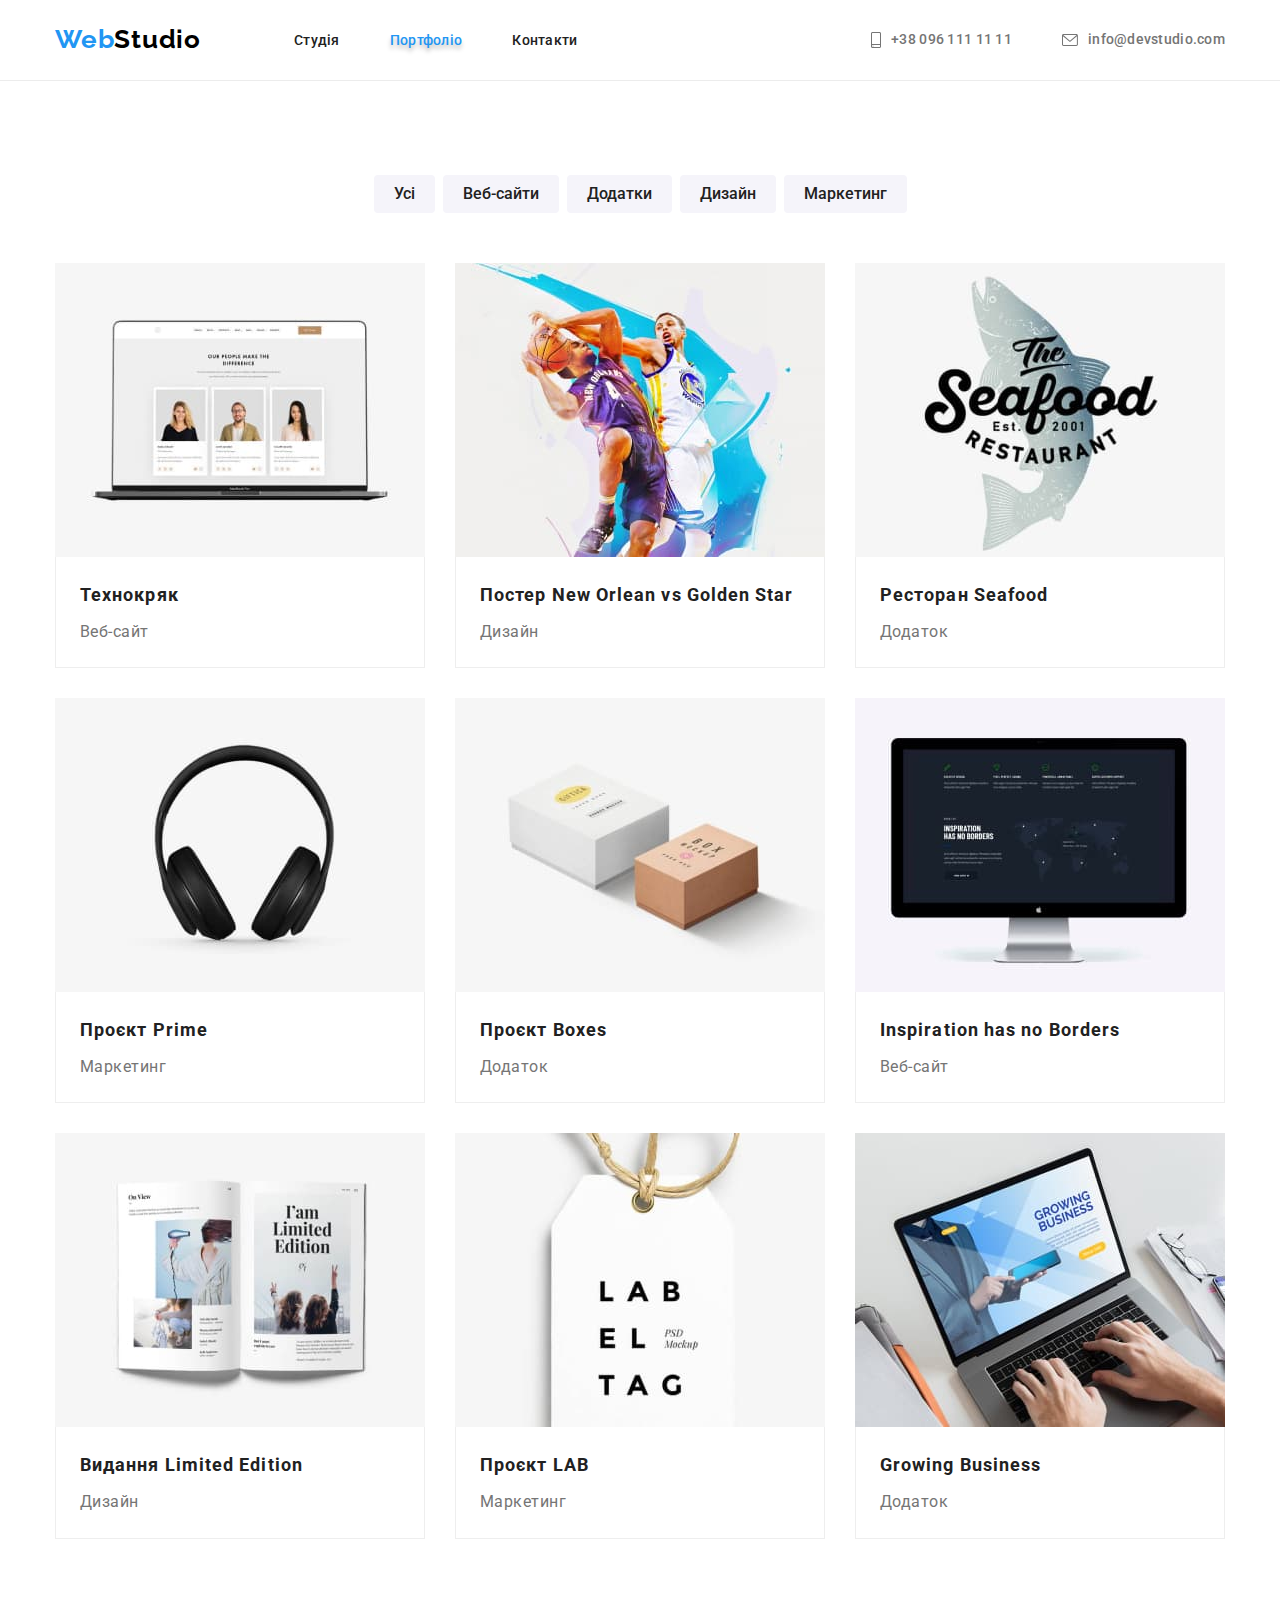
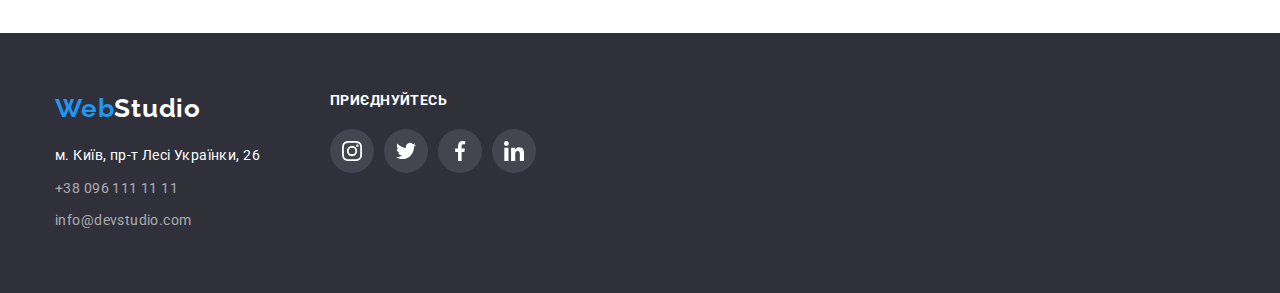
<file: porfolio.html>
<!DOCTYPE html>
<html lang="uk">
  <head>
    <meta charset="UTF-8" />
    <meta http-equiv="X-UA-Compatible" content="IE=edge" />
    <meta name="viewport" content="width=device-width, initial-scale=1.0" />
    <title>Portfolio</title>
    <link rel="preconnect" href="https://fonts.googleapis.com" />
    <link rel="preconnect" href="https://fonts.gstatic.com" crossorigin />
    <link
      href="https://fonts.googleapis.com/css2?family=Raleway:wght@700&family=Roboto:wght@400;500;700;900&display=swap"
      rel="stylesheet"
    />
    <link
      rel="stylesheet"
      href="https://cdnjs.cloudflare.com/ajax/libs/modern-normalize/1.1.0/modern-normalize.min.css"
    />
    <link rel="stylesheet" href="./css/styles.css" />
  </head>

  <body>
    <header class="header">
      <div class="container header-container">
        <nav class="header-nav">
          <a class="header-logo link" href="index.html" lang="en"
            ><span class="logo-aspect">Web</span>Studio</a
          >
          <ul class="header-list">
            <li class="list-item">
              <a class="header-link link secondary" href="index.html">Студія</a>
            </li>
            <li class="list-item">
              <a class="header-link link secondary current text-shadow" href="porfolio.html"
                >Портфоліо</a
              >
            </li>
            <li class="list-item">
              <a class="header-link link secondary" href="index.html">Контакти</a>
            </li>
          </ul>
        </nav>
        <ul class="contact-list">
          <li class="list-item">
            <a class="header-contact link secondary" href="tel:+380961111111">
              <svg class="icon-telefon">
                <use href="./images/icon.svg#icon-tel"></use>
              </svg>
              +38 096 111 11 11</a
            >
          </li>
          <li class="list-item">
            <a class="header-contact link secondary" href="mailto:info@devstudio.com">
              <svg class="icon-mail">
                <use href="./images/icon.svg#icon-mail"></use>
              </svg>
              info@devstudio.com</a
            >
          </li>
        </ul>
      </div>
    </header>
    <main>
      <section class="section portfolio">
        <div class="container">
          <h1 class="visually-hidden">Приклади робіт</h1>
          <ul class="portfolio-filters">
            <li class="list-item">
              <button type="button" class="portfolio-button">Усі</button>
            </li>
            <li class="list-item">
              <button type="button" class="portfolio-button">Веб-сайти</button>
            </li>
            <li class="list-item">
              <button type="button" class="portfolio-button">Додатки</button>
            </li>
            <li class="list-item">
              <button type="button" class="portfolio-button">Дизайн</button>
            </li>
            <li class="list-item">
              <button type="button" class="portfolio-button">Маркетинг</button>
            </li>
          </ul>
          <ul class="flex-container">
            <li class="list-item">
              <a class="link" href="">
                <img src="./images/8.jpg" alt="Веб-сайт" width="370" />
                <div class="flex-item">
                  <h2 class="portfolio-title">Технокряк</h2>
                  <p class="portfolio-text">Веб-сайт</p>
                </div>
              </a>
            </li>
            <li class="list-item">
              <a class="link" href="">
                <img src="./images/9.jpg" alt="проєкт дизайну" width="370" />
                <div class="flex-item">
                  <h2 class="portfolio-title">
                    Постер <span lang="en">New Orlean vs Golden Star</span>
                  </h2>
                  <p class="portfolio-text">Дизайн</p>
                </div>
              </a>
            </li>
            <li class="list-item">
              <a class="link" href="">
                <img src="./images/10.jpg" alt="додаток ресторану" width="370" />
                <div class="flex-item">
                  <h2 class="portfolio-title">Ресторан <span lang="en">Seafood</span></h2>
                  <p class="portfolio-text">Додаток</p>
                </div>
              </a>
            </li>
            <li class="list-item">
              <a class="link" href="">
                <img src="./images/11.jpg" alt="маркетинг проєкт" width="370" />
                <div class="flex-item">
                  <h2 class="portfolio-title">Проєкт <span lang="en">Prime</span></h2>
                  <p class="portfolio-text">Маркетинг</p>
                </div>
              </a>
            </li>
            <li class="list-item">
              <a class="link" href="">
                <img src="./images/12.jpg" alt="додаток Boxes" width="370" />
                <div class="flex-item">
                  <h2 class="portfolio-title">Проєкт <span lang="en">Boxes</span></h2>
                  <p class="portfolio-text">Додаток</p>
                </div>
              </a>
            </li>
            <li class="list-item">
              <a class="link" href="">
                <img src="./images/13.jpg" alt="веб-сайт цікавого проєкту" width="370" />
                <div class="flex-item">
                  <h2 class="portfolio-title" lang="en">Inspiration has no Borders</h2>
                  <p class="portfolio-text">Веб-сайт</p>
                </div>
              </a>
            </li>
            <li class="list-item">
              <a class="link" href="">
                <img src="./images/14.jpg" alt="дизайн літературного видання" width="370" />
                <div class="flex-item">
                  <h2 class="portfolio-title">Видання <span>Limited Edition</span></h2>
                  <p class="portfolio-text">Дизайн</p>
                </div>
              </a>
            </li>
            <li class="list-item">
              <a class="link" href="">
                <img src="./images/15.jpg" alt="другий маркетинг проєкт" width="370" />
                <div class="flex-item">
                  <h2 class="portfolio-title">Проєкт <span lang="en">LAB</span></h2>
                  <p class="portfolio-text">Маркетинг</p>
                </div>
              </a>
            </li>
            <li class="list-item">
              <a class="link" href="">
                <img src="./images/16.jpg" alt="додаток розвитку бізнесу" width="370" />
                <div class="flex-item">
                  <h2 class="portfolio-title" lang="en">Growing Business</h2>
                  <p class="portfolio-text">Додаток</p>
                </div>
              </a>
            </li>
          </ul>
        </div>
      </section>
    </main>
    <footer class="footer">
      <div class="container footer-container">
        <div class="not-flex">
          <a class="footer-logo link" href="index.html" lang="en"
            ><span class="logo-aspect">Web</span>Studio</a
          >
          <address class="adress">
            <ul class="adress-list">
              <li class="list-item">
                <a
                  class="adress-link link secondary"
                  href="https://goo.gl/maps/zyHWD3Ue8EEXUori7"
                  target="_blank"
                  rel="nofollow noreferrer noopener"
                >
                  м. Київ, пр-т Лесі Українки, 26
                </a>
              </li>
              <li class="list-item">
                <a class="link footer-contact secondary" href="tel:+380961111111"
                  >+38 096 111 11 11</a
                >
              </li>
              <li class="list-item">
                <a class="link footer-contact list-item secondary" href="mailto:info@devstudio.com"
                  >info@devstudio.com</a
                >
              </li>
            </ul>
          </address>
        </div>
        <div class="footer-social">
          <h2 class="social-title">приєднуйтесь</h2>
          <ul class="footer-social-links">
            <li class="list-item">
              <a href="" target="_blank" rel="nofollow noreferrer noopener" class="icon-background">
                <span class="visually-hidden">Instagram</span>
                <svg class="icon">
                  <use href="./images/icon.svg#icon-instagram2"></use>
                </svg>
              </a>
            </li>
            <li class="list-item">
              <a href="" target="_blank" rel="nofollow noreferrer noopener" class="icon-background">
                <span class="visually-hidden">Twitter</span>
                <svg class="icon">
                  <use href="./images/icon.svg#icon-twitter2"></use>
                </svg>
              </a>
            </li>
            <li class="list-item">
              <a href="" target="_blank" rel="nofollow noreferrer noopener" class="icon-background">
                <span class="visually-hidden">Facebook</span>
                <svg class="icon">
                  <use href="./images/icon.svg#icon-facebook2"></use>
                </svg>
              </a>
            </li>
            <li class="list-item">
              <a href="" target="_blank" rel="nofollow noreferrer noopener" class="icon-background">
                <span class="visually-hidden">LinkedIn</span>
                <svg class="icon">
                  <use href="./images/icon.svg#icon-linkedin2"></use>
                </svg>
              </a>
            </li>
          </ul>
        </div>
      </div>
    </footer>
  </body>
</html>
</file>
<file: css/styles.css>
:root {
  --primary-text-color: #212121;
  --first-text-color: #757575;
  --secondary-text-color: #ffffff;
  --hover-color: #2196f3;
  --button-hover-color: #188ce8;
  --color-logo: #000000;
  --primary-bgn-color: #ffffff;
  --secondary-bgn-color: #2f303a;
  --third-bgn-color: #f5f4fa;
  --primary-font: 'Roboto', sans-serif;
  --logo-font-family: 'Raleway', sans-serif;
  --main-font-size: 14px;
  --second-font-size: 16px;
  --main-line-height: 1.14;
  --second-line-height: 1.7;
  --text-line-height: 1.9;
  --title-line-height: 2;
  --container-width: 1200px;
  --main-icon-color: #afb1b8;
  --icon-bgn-color: rgba(255, 255, 255, 0.1);
  --hero-background: linear-gradient(rgba(47, 48, 58, 0.4), rgba(47, 48, 58, 0.4)), url('/goit-markup-hw-04/images/hero.jpg');
}

body {
  font-family: var(--primary-font);
  background-color: var(--primary-bgn-color);
  color: var(--primary-text-color);
}

/* Utilites */
.visually-hidden {
  clip: rect(0 0 0 0);
  clip-path: inset(50%);
  height: 1px;
  overflow: hidden;
  position: absolute;
  white-space: nowrap;
  width: 1px;
}

.text-shadow {
  text-shadow: 0px 4px 4px rgba(0, 0, 0, 0.25);
}

.link {
  text-decoration: none;
  color: var(--primary-text-color);
}

.list-item {
  list-style: none;
}

h1,
h2,
h3,
h4,
h5,
h6,
p,
ul {
  margin: 0;
  padding: 0;
}

img {
  display: block;
}

.container {
  width: var(--container-width);
  margin-left: auto;
  margin-right: auto;
  padding-left: 15px;
  padding-right: 15px;
}

.section {
  padding-top: 94px;
  padding-bottom: 94px;
}

/* -------------- HEADER---------- */
.header {
  display: flex;
  align-content: center;
  border-bottom: 1px solid #ececec;
}

.header-container {
  display: flex;
}

.header-logo {
  display: flex;
  padding-top: 24px;
  padding-bottom: 25px;
  margin-right: 93px;
  font-family: var(--logo-font-family);
  font-style: normal;
  font-weight: 700;
  font-size: 26px;
  line-height: var(--main-line-height);
  letter-spacing: 0.03em;
  color: var(--color-logo);
}

.logo-aspect {
  color: var(--hover-color);
}

.header-nav,
.header-contact,
.contact-list,
.header-list {
  display: flex;
  align-items: center;
}

.header-list {
  gap: 50px;
}

.contact-list {
  margin-left: auto;
  margin-right: 0;
  gap: 50px;
}

.header-link {
  padding-top: 32px;
  padding-bottom: 32px;
  font-weight: 500;
  font-style: normal;
  font-size: var(--main-font-size);
  line-height: var(--main-line-height);
  letter-spacing: 0.02em;
  color: var(--primary-text-color);
}

.current {
  color: var(--hover-color);
}

.header-contact {
  padding-top: 32px;
  padding-bottom: 32px;
  font-weight: 500;
  font-size: var(--main-font-size);
  line-height: var(--main-line-height);
  letter-spacing: 0.02em;
  color: var(--first-text-color);
}

.icon-telefon {
  width: 10px;
  height: 16px;
}

.icon-mail {
  width: 16px;
  height: 12px;
}

.icon-telefon,
.icon-mail {
  fill: currentColor;
  margin-right: 10px;
}

.header-contact:hover,
.header-contact:hover {
  color: var(--hover-color);
}

/* ------------HERO---------------- */
.hero {
  padding: 200px 0px;
  margin: 0 auto;
  max-width: 1600px;
  background-color: #c4c4c4;
  background-image: var(--hero-background);
  background-size: cover;
  background-position: center;
  background-repeat: no-repeat;
}

.hero-title {
  margin: 0px auto 30px auto;
  max-width: 696px;
  font-weight: 900;
  font-size: 44px;
  line-height: 1.5;
  text-align: center;
  letter-spacing: 0.06em;
  text-transform: uppercase;
  color: var(--secondary-text-color);
}

.button-box {
  display: flex;
  justify-content: center;
}

.hero-button {
  max-width: var(--container-width);
  color: var(--secondary-text-color);
  background: var(--hover-color);
  font-family: inherit;
  font-weight: 700;
  font-size: var(--second-font-size);
  line-height: var(--text-line-height);
  letter-spacing: 0.06em;
  box-shadow: 0px 4px 4px rgba(0, 0, 0, 0.15);
  border-radius: 4px;
  padding: 10px 32px 10px 32px;
  border: none;
}

.hero-button:hover,
.hero-button:focus {
  color: var(--secondary-text-color);
  background: var(--button-hover-color);
  font-family: inherit;
  font-style: normal;
  font-weight: 700;
  font-size: var(--second-font-size);
  line-height: 1.9;
  letter-spacing: 0.06em;
  cursor: pointer;
  box-shadow: 0px 4px 4px rgba(0, 0, 0, 0.15);
  border-radius: 4px;
  padding: 10px 32px 10px 32px;
}

/* ---------PREFERENCE---------- */
.icon-preference-bgn {
  display: flex;
  justify-content: center;
  align-items: center;
  width: 270px;
  height: 120px;
  background: var(--third-bgn-color);
  border-radius: 4px;
  margin-bottom: 30px;
}

.icon-preference {
  width: 70px;
  height: 70px;
}

.preference-list {
  display: flex;
  gap: 30px;
}

.preference-title {
  margin-bottom: 10px;

  font-weight: 700;
  font-size: var(--main-font-size);
  line-height: var(--main-line-height);
  letter-spacing: 0.03em;
  text-transform: uppercase;
  color: var(--primary-text-color);
}

.preference-text {
  font-size: var(--main-font-size);
  line-height: 1.5;
  letter-spacing: 0.03em;
  color: var(--first-text-color);
}

/*-----------EXAMPLES-----------*/
.examples {
  padding-bottom: 94px;
}

.examples-title,
.team-title {
  margin-bottom: 50px;

  font-weight: 700;
  font-size: 36px;
  line-height: var(--main-line-height);
  letter-spacing: 0.03em;
  color: var(--primary-text-color);
  text-align: center;
}

.example-list {
  display: flex;
  flex-wrap: wrap;
  gap: 30px;
}

/*------------ TEAM ------------*/
.team {
  background-color: var(--third-bgn-color);
}

.team-list {
  display: flex;
  flex-wrap: wrap;
  gap: 30px;
}
.team-content {
  padding-top: 30px;
  padding-left: 30px;
  padding-right: 30px;
  padding-bottom: 30px;
}

.team-names {
  max-width: 210px;
  margin-bottom: 10px;
  font-weight: 500;
  font-size: var(--second-font-size);
  line-height: 1.19;
  letter-spacing: 0.03em;
  color: var(--primary-text-color);
}

.team-position {
  max-width: 210px;
  font-size: var(--second-font-size);
  line-height: 1.19;
  letter-spacing: 0.03em;
  color: var(--first-text-color);
  margin-bottom: 16px;
}

.item-specification {
  text-align: center;
  background: var(--primary-bgn-color);
  box-shadow: 0px 1px 3px rgba(0, 0, 0, 0.12), 0px 1px 1px rgba(0, 0, 0, 0.14),
    0px 2px 1px rgba(0, 0, 0, 0.2);
  border-radius: 0px 0px 4px 4px;
}

.social-link {
  display: flex;
  gap: 10px;
}

.icon-background-team {
  display: flex;
  justify-content: center;
  align-items: center;
  width: 44px;
  height: 44px;
  border-radius: 50%;
  background-color: var(--primary-bgn-color);
  fill: var(--main-icon-color);
}

.icon-background-team:hover,
.icon-background-team:focus {
  background-color: var(--hover-color);
  fill: var(--primary-bgn-color);
}

.icon-team {
  width: 20px;
  height: 20px;
}

/* --------------FOOTER-------------- */
.footer {
  display: flex;
  padding: 60px 0px;
  background-color: var(--secondary-bgn-color);
}

.footer-logo {
  display: inline-block;
  margin-bottom: 20px;

  font-family: var(--logo-font-family);
  font-style: normal;
  font-weight: 700;
  font-size: 26px;
  line-height: 1.19;
  letter-spacing: 0.03em;
  color: var(--secondary-text-color);
}
.adress-list {
  display: inline-flex;
  flex-direction: column;
  gap: 9px;
}
.adress-link {
  font-style: normal;
  font-size: var(--main-font-size);
  line-height: var(--second-line-height);
  letter-spacing: 0.03em;
  color: var(--secondary-text-color);
}

.footer-contact {
  text-decoration: none;
  font-style: normal;
  font-size: var(--main-font-size);
  letter-spacing: 0.03em;
  color: rgba(255, 255, 255, 0.6);
  line-height: var(--second-line-height);
}
.secondary:hover,
.secondary:focus,
.portfolio-title:hover,
.portfolio-title:focus,
.portfolio-text:hover,
.portfolio-text:focus {
  color: var(--hover-color);
}
.footer-container {
  display: flex;
}
.footer-social {
  margin-left: 70px;
  margin-right: auto;
}
.footer-social-links {
  display: inline-flex;
  gap: 10px;
}

.social-title {
  margin-bottom: 20px;
  font-weight: 700;
  font-size: var(--main-font-size);
  line-height: var(--main-line-height);
  letter-spacing: 0.03em;
  text-transform: uppercase;
  color: var(--secondary-text-color);
}
.icon-background {
  display: flex;
  justify-content: center;
  align-items: center;
  width: 44px;
  height: 44px;
  border-radius: 50%;
  background-color: var(--icon-bgn-color);
}
.icon-background:hover,
.icon-background:focus {
  background-color: var(--hover-color);
}
.icon {
  width: 20px;
  height: 20px;
}

/* -----------------CLIENTS---------------- */
.clients {
  background-color: var(--primary-bgn-color);
}
.clients-title {
  font-size: 36px;
  line-height: var(-main-);
  text-align: center;
  letter-spacing: 0.03em;
  color: var(--primary-text-color);
  margin-bottom: 50px;
}

.clients-list {
  display: flex;
  gap: 30px;
}

.icon-client-bgn {
  display: flex;
  width: 170px;
  height: 92px;
  border-radius: 4px;
  justify-content: center;
  align-items: center;
  border: 1px solid var(--main-icon-color);
  fill: var(--main-icon-color);
}

.icon-client {
  width: 106px;
  height: 60px;
  color: currentColor;
}

.icon-client-bgn:hover,
.icon-client-bgn:focus {
  border-color: var(--hover-color);
  fill: var(--hover-color);
}

/* ================ PORTFOLIO ============== */
.portfolio-filters {
  display: flex;
  justify-content: center;
  margin-bottom: 50px;
  gap: 8px;
}

.portfolio-button {
  padding: 6px 20px;
  font-family: inherit;
  font-style: normal;
  font-weight: 500;
  font-size: var(--second-font-size);
  line-height: 1.6;
  text-align: center;
  background: var(--third-bgn-color);
  color: var(--primary-text-color);
  border-radius: 4px;
  border: none;
}

.portfolio-button:hover,
.portfcontainerolio-button:focus {
  background: var(--hover-color);
  color: var(--secondary-text-color);
  box-shadow: 0px 4px 4px rgba(0, 0, 0, 0.25);
}

.portfolio-title {
  margin-bottom: 4px;
  font-weight: 700;
  font-size: 18px;
  line-height: var(--title-line-height);
  letter-spacing: 0.06em;
}

.portfolio-text {
  font-size: var(--second-font-size);
  line-height: var(--text-line-height);
  letter-spacing: 0.03em;
  color: var(--first-text-color);
}

.flex-item {
  padding: 20px 24px;
  border-left: 1px solid #eeeeee;
  border-right: 1px solid #eeeeee;
  border-bottom: 1px solid #eeeeee;
}

.flex-container {
  display: flex;
  flex-wrap: wrap;
  gap: 30px;
}
.flex-container > .list-item:hover,
.flex-container > .list-item:focus {
  box-shadow: 0px 1px 1px rgba(0, 0, 0, 0.12), 0px 4px 4px rgba(0, 0, 0, 0.06), 1px 4px 6px rgba(0, 0, 0, 0.16);
}
</file>
